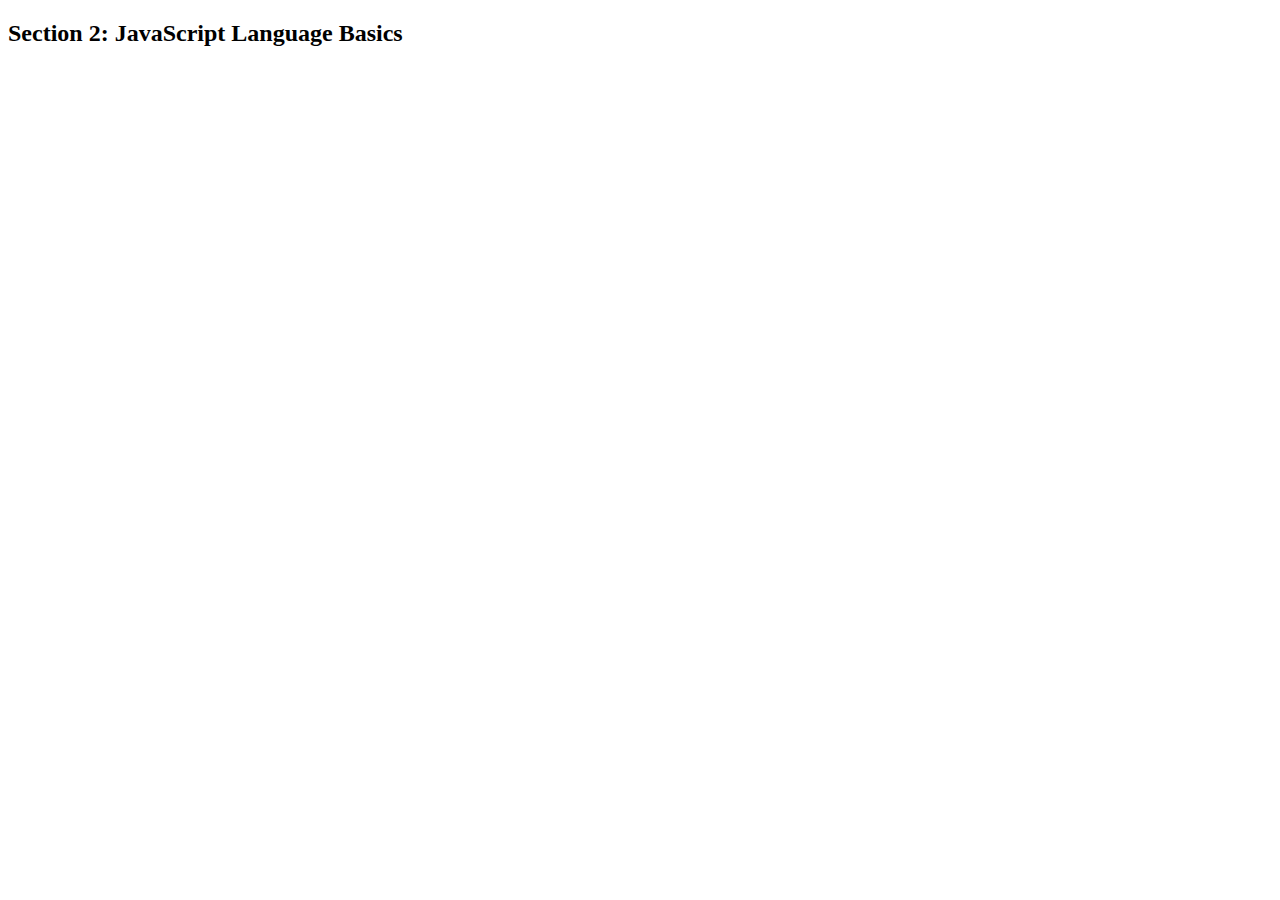
<file: Index.html>
<!DOCTYPE html>
<!--[if lt IE 7]>      <html class="no-js lt-ie9 lt-ie8 lt-ie7"> <![endif]-->
<!--[if IE 7]>         <html class="no-js lt-ie9 lt-ie8"> <![endif]-->
<!--[if IE 8]>         <html class="no-js lt-ie9"> <![endif]-->
<!--[if gt IE 8]><!-->
<html class="no-js">
<!--<![endif]-->

<head>
    <meta charset="utf-8">
    <meta http-equiv="X-UA-Compatible" content="IE=edge">
    <title></title>
    <meta name="description" content="">
    <meta name="viewport" content="width=device-width, initial-scale=1">
    <link rel="stylesheet" href="">
</head>

<body>
    <!--[if lt IE 7]>
            <p class="browsehappy">You are using an <strong>outdated</strong> browser. Please <a href="#">upgrade your browser</a> to improve your experience.</p>
        <![endif]-->

    <h2>Section 2: JavaScript Language Basics</h2>
</body>
<script src="js/script.js"></script>

</html>
</file>
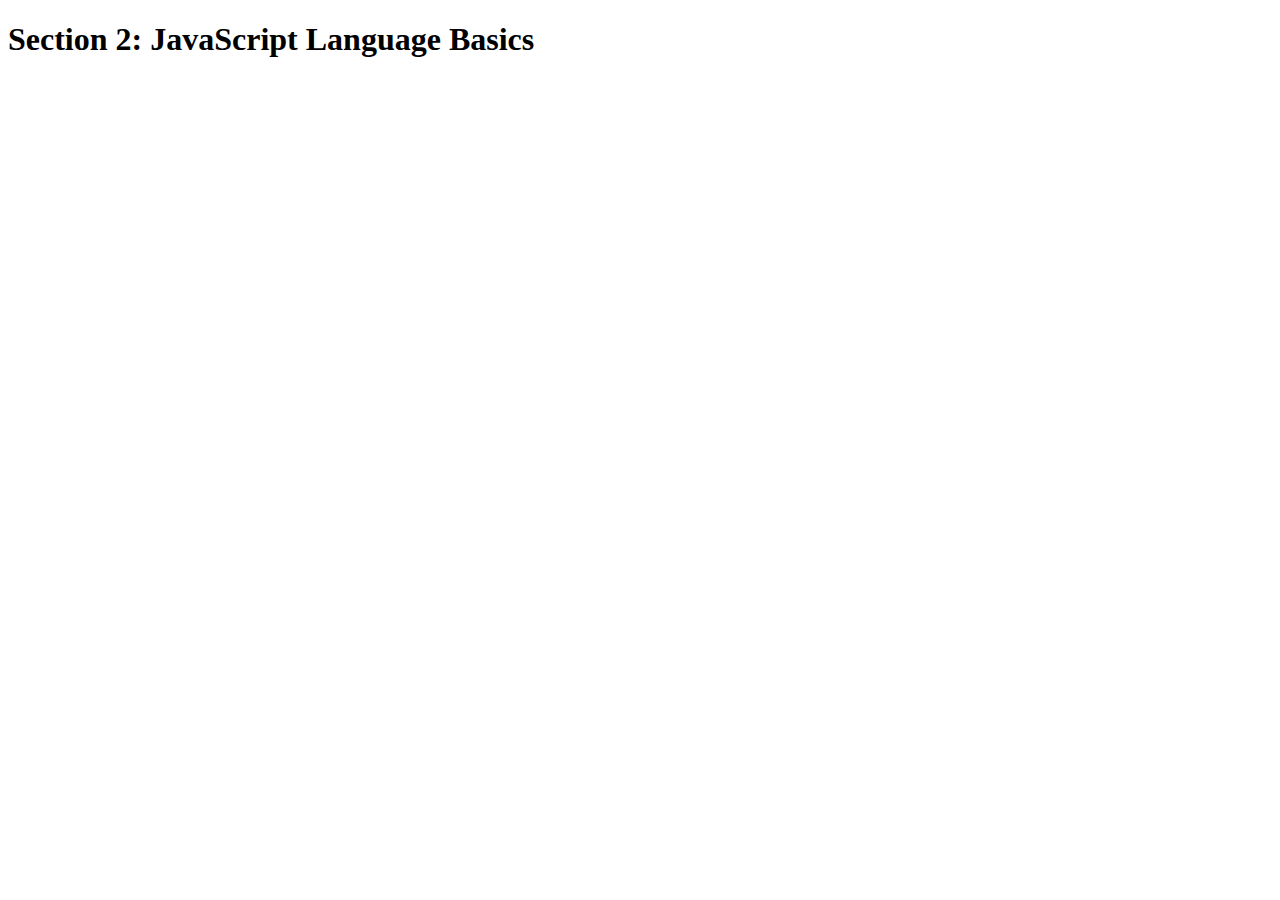
<file: src/complete-javascript-course-master/complete-javascript-course-master/2-JS-basics/final/index.html>
<!DOCTYPE html>
<html lang="en">
    <head>
        <meta charset="UTF-8">
        <title>Section 2: JavaScript Language Basics</title>
    </head>

    <body>
        <h1>Section 2: JavaScript Language Basics</h1>
    </body>
    
    <script src="script.js"></script>
</html>
</file>
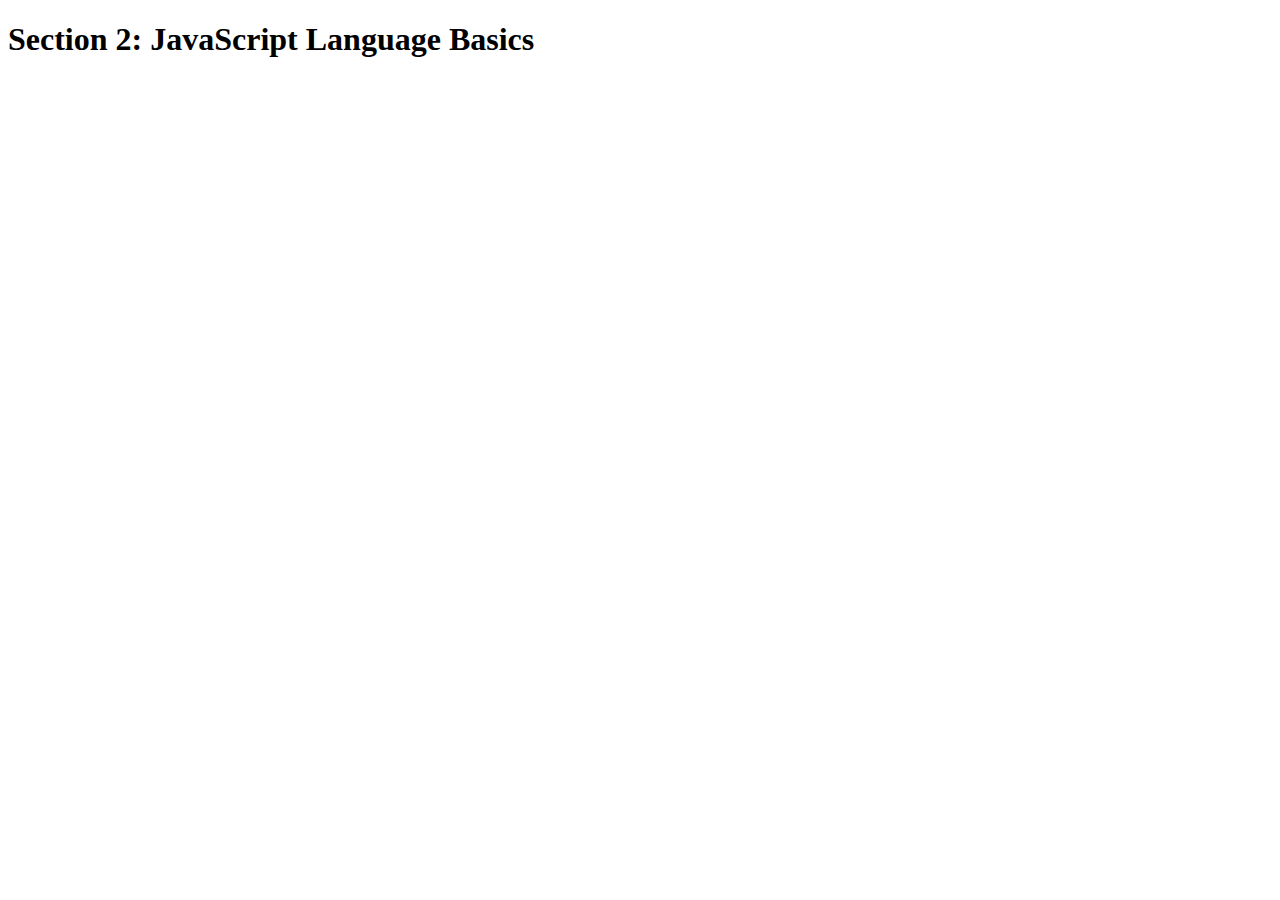
<file: src/complete-javascript-course-master/complete-javascript-course-master/2-JS-basics/starter/index.html>
<!DOCTYPE html>
<html lang="en">
    <head>
        <meta charset="UTF-8">
        <title>Section 2: JavaScript Language Basics</title>
    </head>

    <body>
        <h1>Section 2: JavaScript Language Basics</h1>
    </body>
</html>
</file>
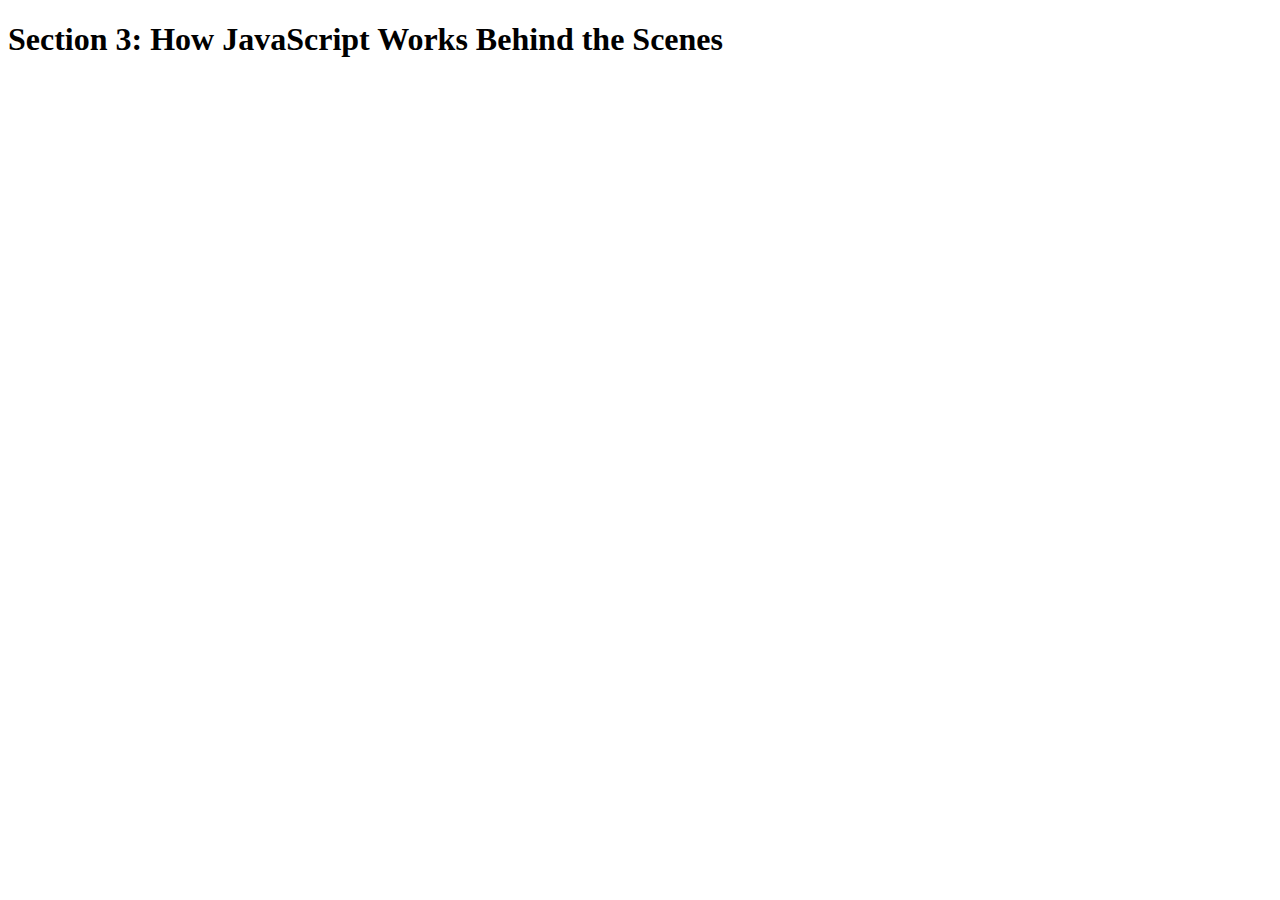
<file: src/complete-javascript-course-master/complete-javascript-course-master/3-how-JS-works/final/index.html>
<!DOCTYPE html>
<html lang="en">
    <head>
        <meta charset="UTF-8">
        <title>Section 3: How JavaScript Works Behind the Scenes</title>
    </head>

    <body>
        <h1>Section 3: How JavaScript Works Behind the Scenes</h1>
        <script src="script.js"></script>
    </body>
</html>
</file>
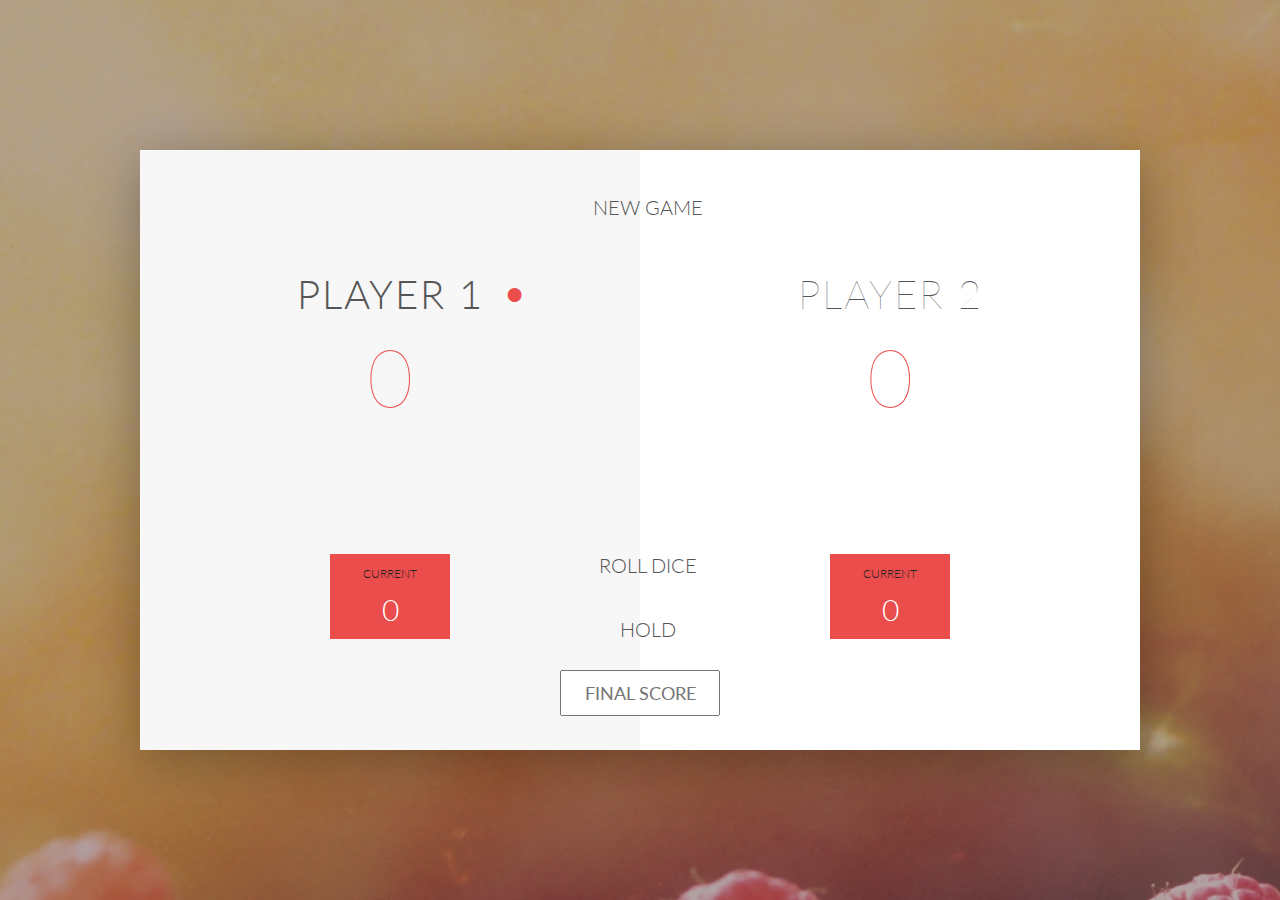
<file: src/complete-javascript-course-master/complete-javascript-course-master/4-DOM-pig-game/final/index.html>
<!DOCTYPE html>
<html lang="en">
    <head>
        <meta charset="UTF-8">
        <link href="https://fonts.googleapis.com/css?family=Lato:100,300,600" rel="stylesheet" type="text/css">
        <link href="http://code.ionicframework.com/ionicons/2.0.1/css/ionicons.min.css" rel="stylesheet" type="text/css">
        <link type="text/css" rel="stylesheet" href="style.css">
        
        <title>Pig Game</title>
    </head>

    <body>
        <div class="wrapper clearfix">
            <div class="player-0-panel active">
                <div class="player-name" id="name-0">Player 1</div>
                <div class="player-score" id="score-0">43</div>
                <div class="player-current-box">
                    <div class="player-current-label">Current</div>
                    <div class="player-current-score" id="current-0">11</div>
                </div>
            </div>
            
            <div class="player-1-panel">
                <div class="player-name" id="name-1">Player 2</div>
                <div class="player-score" id="score-1">72</div>
                <div class="player-current-box">
                    <div class="player-current-label">Current</div>
                    <div class="player-current-score" id="current-1">0</div>
                </div>
            </div>
            
            <button class="btn-new"><i class="ion-ios-plus-outline"></i>New game</button>
            <button class="btn-roll"><i class="ion-ios-loop"></i>Roll dice</button>
            <button class="btn-hold"><i class="ion-ios-download-outline"></i>Hold</button>
            
            <input type="text" placeholder="Final score" class="final-score">
            
            <img src="dice-5.png" alt="Dice" class="dice" id="dice-1">
            <img src="dice-5.png" alt="Dice" class="dice" id="dice-2">
        </div>
        
        <!--<script src="app.js"></script>-->
        <script src="challenges.js"></script>
    </body>
</html>
</file>
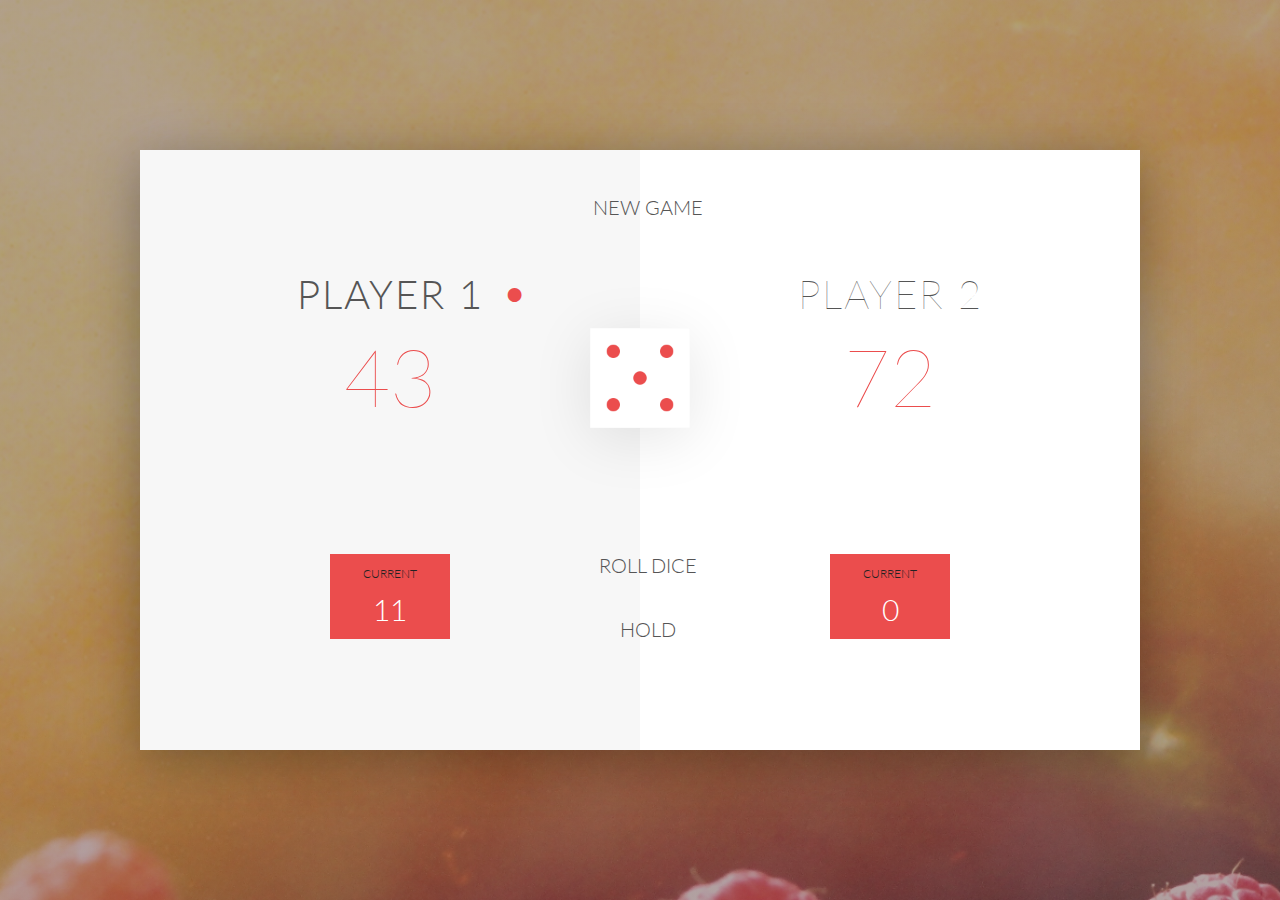
<file: src/complete-javascript-course-master/complete-javascript-course-master/4-DOM-pig-game/starter/index.html>
<!DOCTYPE html>
<html lang="en">
    <head>
        <meta charset="UTF-8">
        <link href="https://fonts.googleapis.com/css?family=Lato:100,300,600" rel="stylesheet" type="text/css">
        <link href="http://code.ionicframework.com/ionicons/2.0.1/css/ionicons.min.css" rel="stylesheet" type="text/css">
        <link type="text/css" rel="stylesheet" href="style.css">
        
        <title>Pig Game</title>
    </head>

    <body>
        <div class="wrapper clearfix">
            <div class="player-0-panel active">
                <div class="player-name" id="name-0">Player 1</div>
                <div class="player-score" id="score-0">43</div>
                <div class="player-current-box">
                    <div class="player-current-label">Current</div>
                    <div class="player-current-score" id="current-0">11</div>
                </div>
            </div>
            
            <div class="player-1-panel">
                <div class="player-name" id="name-1">Player 2</div>
                <div class="player-score" id="score-1">72</div>
                <div class="player-current-box">
                    <div class="player-current-label">Current</div>
                    <div class="player-current-score" id="current-1">0</div>
                </div>
            </div>
            
            <button class="btn-new"><i class="ion-ios-plus-outline"></i>New game</button>
            <button class="btn-roll"><i class="ion-ios-loop"></i>Roll dice</button>
            <button class="btn-hold"><i class="ion-ios-download-outline"></i>Hold</button>
            
            <img src="dice-5.png" alt="Dice" class="dice">
        </div>
        
        <script src="app.js"></script>
    </body>
</html>
</file>
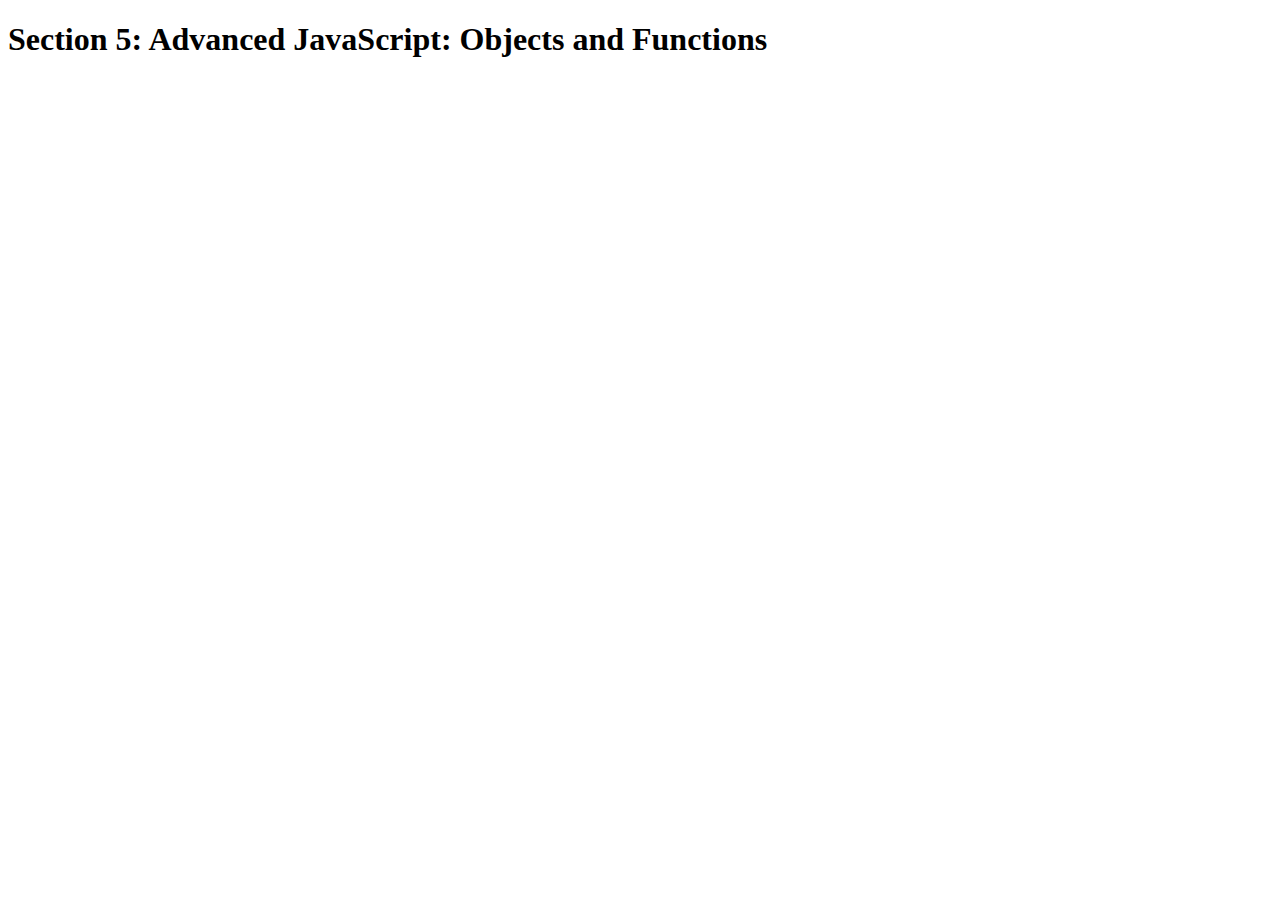
<file: src/complete-javascript-course-master/complete-javascript-course-master/5-advanced-JS/final/index.html>
<!DOCTYPE html>
<html lang="en">
    <head>
        <meta charset="UTF-8">
        <title>Section 5: Advanced JavaScript: Objects and Functions</title>
    </head>

    <body>
        <h1>Section 5: Advanced JavaScript: Objects and Functions</h1>
        <script src="script.js"></script>
    </body>
</html>
</file>
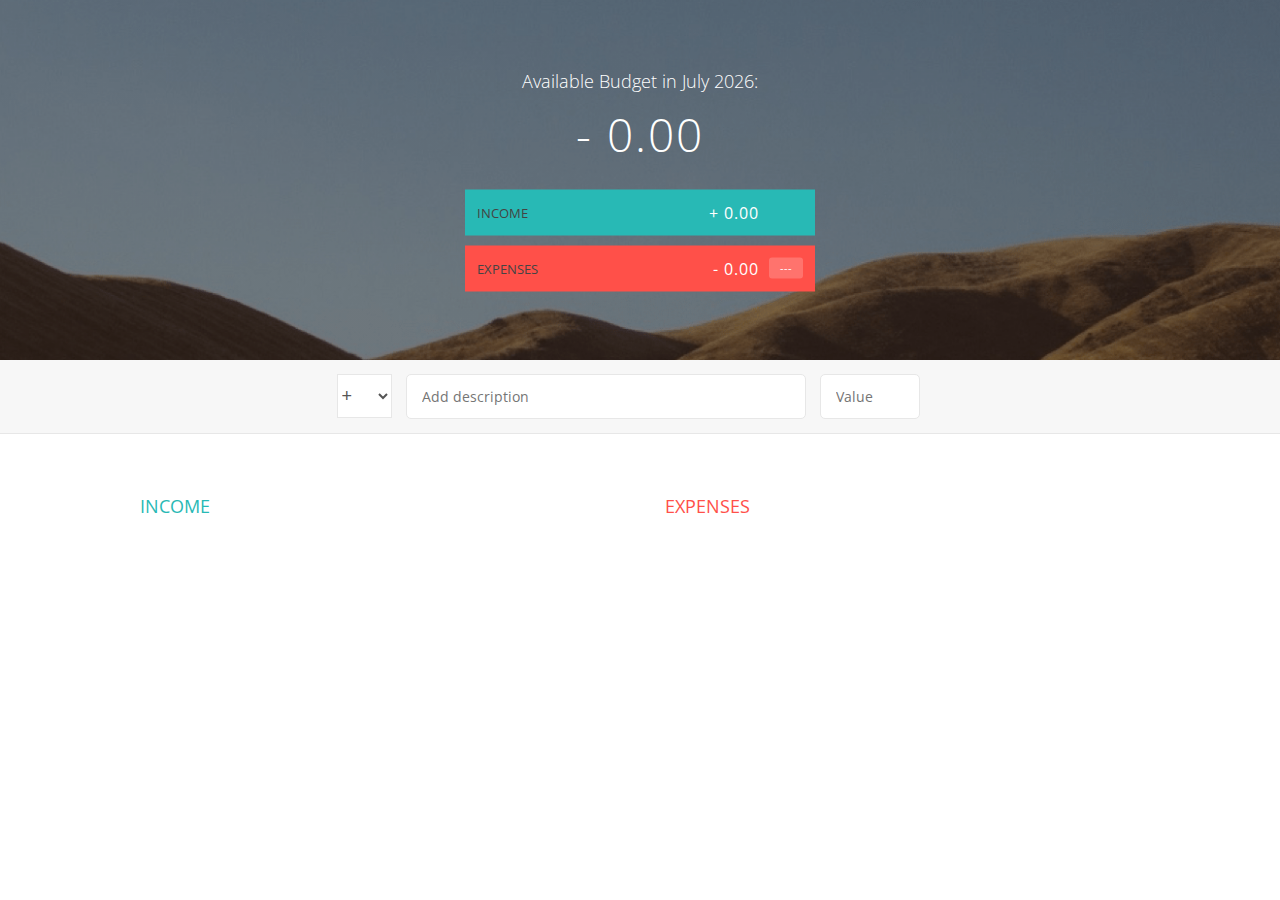
<file: src/complete-javascript-course-master/complete-javascript-course-master/6-budgety/final/index.html>
<!DOCTYPE html>
<html lang="en">
    <head>
        <meta charset="UTF-8">
        <link href="https://fonts.googleapis.com/css?family=Open+Sans:100,300,400,600" rel="stylesheet" type="text/css">
        <link href="http://code.ionicframework.com/ionicons/2.0.1/css/ionicons.min.css" rel="stylesheet" type="text/css">
        <link type="text/css" rel="stylesheet" href="style.css">
        <title>Budgety</title>
    </head>
    <body>
        
        <div class="top">
            <div class="budget">
                <div class="budget__title">
                    Available Budget in <span class="budget__title--month">%Month%</span>:
                </div>
                
                <div class="budget__value">+ 2,345.64</div>
                
                <div class="budget__income clearfix">
                    <div class="budget__income--text">Income</div>
                    <div class="right">
                        <div class="budget__income--value">+ 4,300.00</div>
                        <div class="budget__income--percentage">&nbsp;</div>
                    </div>
                </div>
                
                <div class="budget__expenses clearfix">
                    <div class="budget__expenses--text">Expenses</div>
                    <div class="right clearfix">
                        <div class="budget__expenses--value">- 1,954.36</div>
                        <div class="budget__expenses--percentage">45%</div>
                    </div>
                </div>
            </div>
        </div>
        
        
        
        <div class="bottom">
            <div class="add">
                <div class="add__container">
                    <select class="add__type">
                        <option value="inc" selected>+</option>
                        <option value="exp">-</option>
                    </select>
                    <input type="text" class="add__description" placeholder="Add description">
                    <input type="number" class="add__value" placeholder="Value">
                    <button class="add__btn"><i class="ion-ios-checkmark-outline"></i></button>
                </div>
            </div>
            
            <div class="container clearfix">
                <div class="income">
                    <h2 class="icome__title">Income</h2>
                    
                    <div class="income__list">
                       
                        <!--
                        <div class="item clearfix" id="income-0">
                            <div class="item__description">Salary</div>
                            <div class="right clearfix">
                                <div class="item__value">+ 2,100.00</div>
                                <div class="item__delete">
                                    <button class="item__delete--btn">
                                        <i class="ion-ios-close-outline"></i>
                                    </button>
                                </div>
                            </div>
                        </div>
                        
                        <div class="item clearfix" id="income-1">
                            <div class="item__description">Sold car</div>
                            <div class="right clearfix">
                                <div class="item__value">+ 1,500.00</div>
                                <div class="item__delete">
                                    <button class="item__delete--btn"><i class="ion-ios-close-outline"></i></button>
                                </div>
                            </div>
                        </div>
                        -->
                        
                    </div>
                </div>
                
                
                
                <div class="expenses">
                    <h2 class="expenses__title">Expenses</h2>
                    
                    <div class="expenses__list">
                       
                        <!--
                        <div class="item clearfix" id="expense-0">
                            <div class="item__description">Apartment rent</div>
                            <div class="right clearfix">
                                <div class="item__value">- 900.00</div>
                                <div class="item__percentage">21%</div>
                                <div class="item__delete">
                                    <button class="item__delete--btn"><i class="ion-ios-close-outline"></i></button>
                                </div>
                            </div>
                        </div>

                        <div class="item clearfix" id="expense-1">
                            <div class="item__description">Grocery shopping</div>
                            <div class="right clearfix">
                                <div class="item__value">- 435.28</div>
                                <div class="item__percentage">10%</div>
                                <div class="item__delete">
                                    <button class="item__delete--btn"><i class="ion-ios-close-outline"></i></button>
                                </div>
                            </div>
                        </div>
                        -->
                        
                    </div>
                </div>
            </div>
            
            
        </div>
        
        <script src="app.js"></script>
    </body>
</html>
</file>
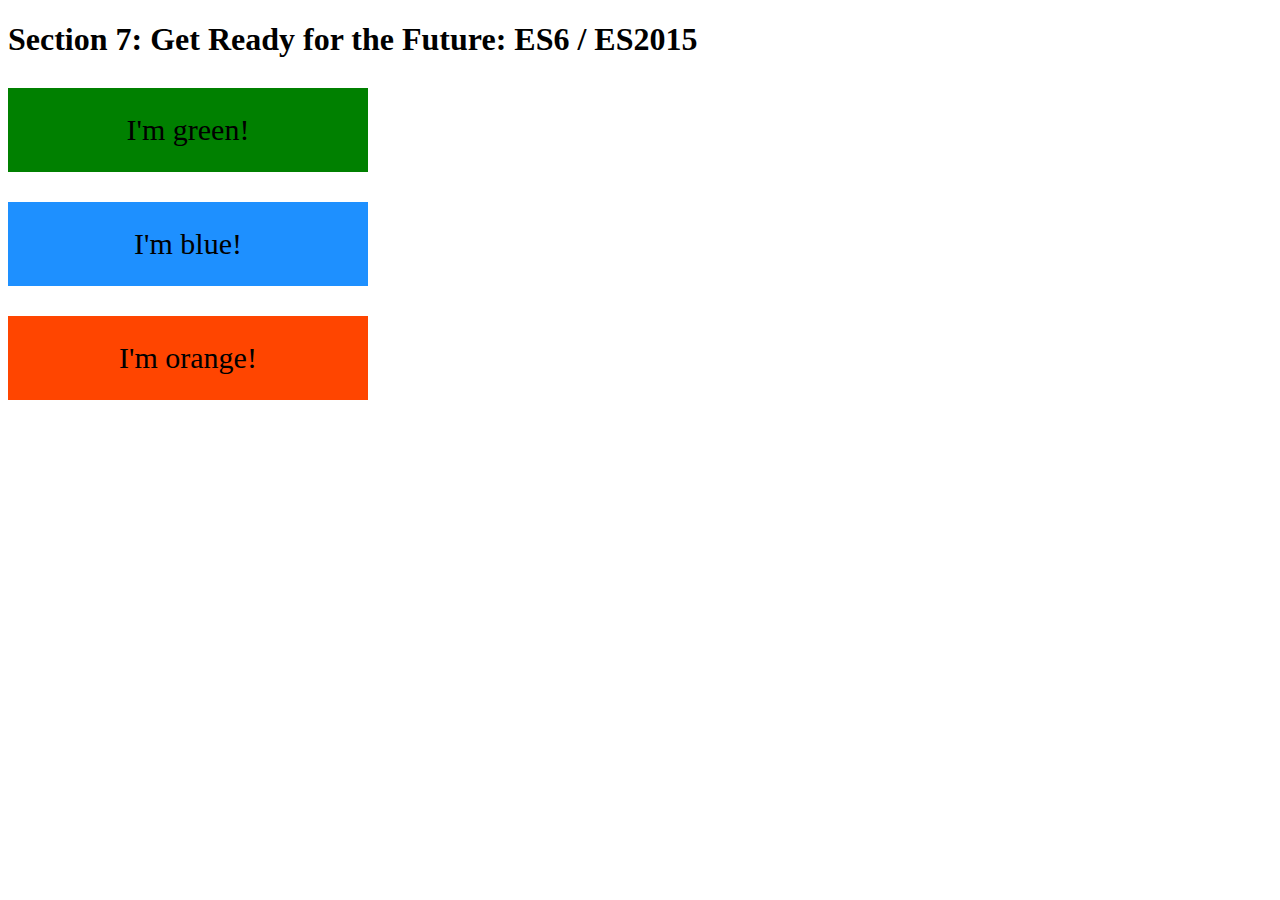
<file: src/complete-javascript-course-master/complete-javascript-course-master/7-ES6/final/index.html>
<!DOCTYPE html>
<html lang="en">
    <head>
        <meta charset="UTF-8">
        <title>Section 7: Get Ready for the Future: ES6 / ES2015</title>
        
        <style>
            .box {
                width: 200px;
                padding: 25px 80px;
                text-align: center;
                font-size: 30px;
                margin-top: 30px;
            }
            
            .green { background-color: green; }
            .blue { background-color: dodgerblue; }
            .orange { background-color: orangered; }
            
        </style>
        
    </head>

    <body>
        <h1>Section 7: Get Ready for the Future: ES6 / ES2015</h1>
        
        <div class="box green">I'm green!</div>
        <div class="box blue">I'm blue!</div>
        <div class="box orange">I'm orange!</div>
        
        <script src="polyfill.min.js"></script>
        <script src="script-transpiled.js"></script>
    </body>
</html>
</file>
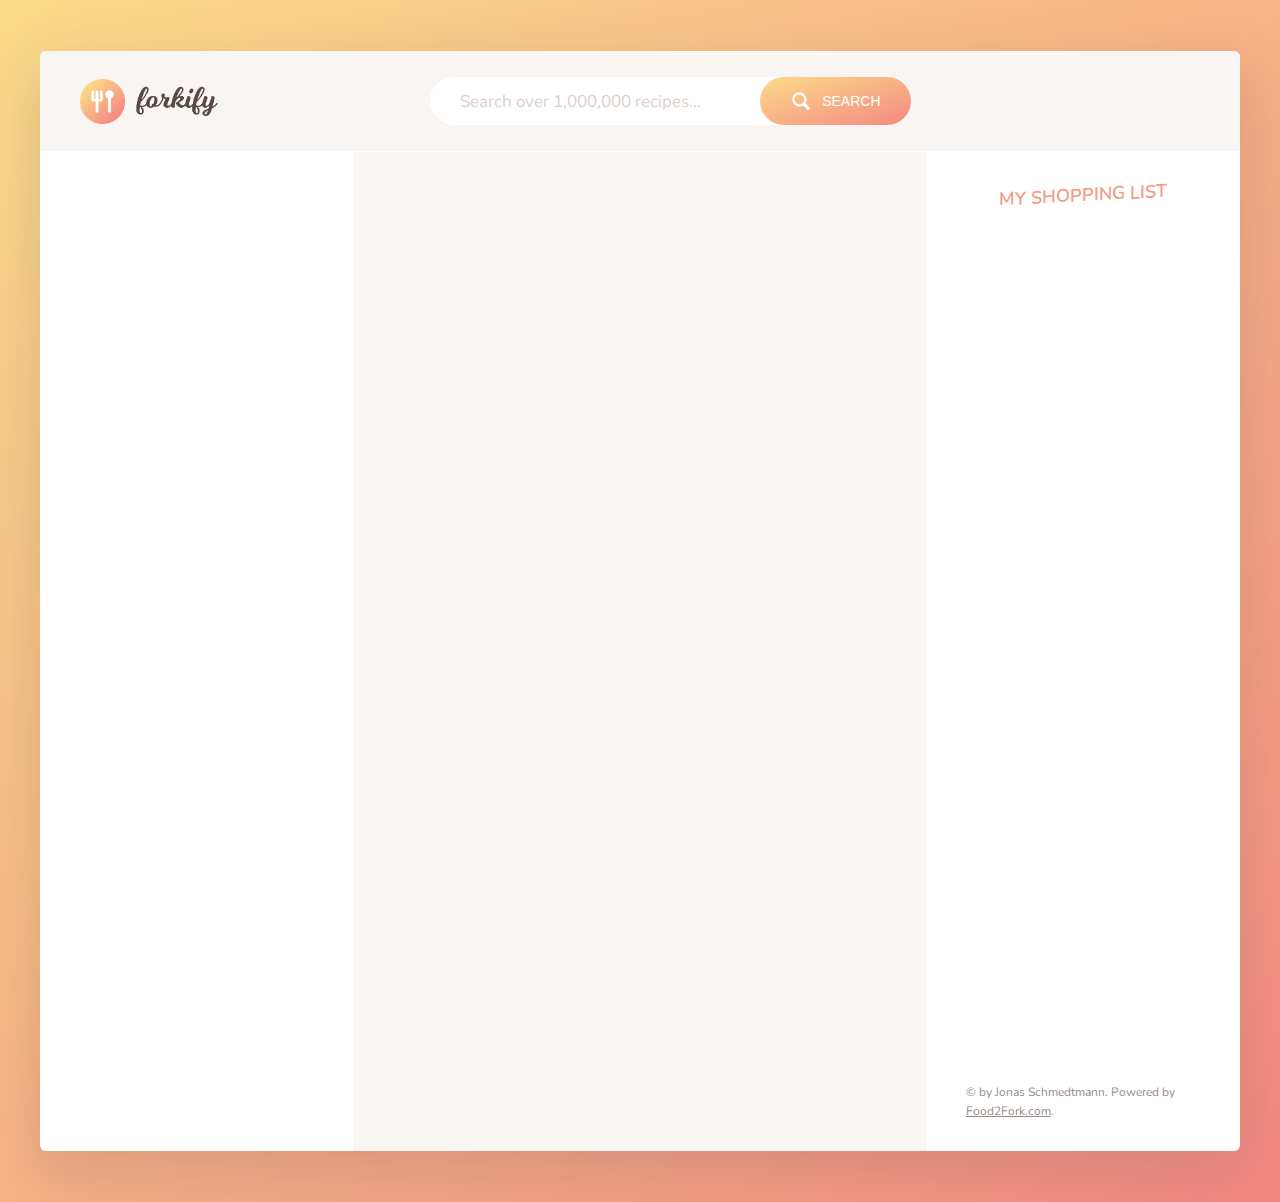
<file: src/complete-javascript-course-master/complete-javascript-course-master/9-forkify/final/dist/index.html>
<!DOCTYPE html>
<html lang="en">

<head>
    <meta charset="UTF-8">
    <meta name="viewport" content="width=device-width, initial-scale=1.0">
    <meta http-equiv="X-UA-Compatible" content="ie=edge">
    <link href="https://fonts.googleapis.com/css?family=Nunito+Sans:400,600,700" rel="stylesheet">
    <link rel="stylesheet" href="css/style.css">
    <link rel="shortcut icon" href="img/favicon.png" type="image/x-icon">
    <title>forkify // Search over 1,000,000 recipes</title>
</head>

<body>
    <div class="container">
        <header class="header">
            <img src="img/logo.png" alt="Logo" class="header__logo">
            <form class="search">
                <input type="text" class="search__field" placeholder="Search over 1,000,000 recipes...">
                <button class="btn search__btn">
                    <svg class="search__icon">
                        <use href="img/icons.svg#icon-magnifying-glass"></use>
                    </svg>
                    <span>Search</span>
                </button>
            </form>
            <div class="likes">
                <div class="likes__field">
                    <svg class="likes__icon">
                        <use href="img/icons.svg#icon-heart"></use>
                    </svg>
                </div>
                <div class="likes__panel">
                    <ul class="likes__list">
                        <!--
                        <li>
                            <a class="likes__link" href="#23456">
                                <figure class="likes__fig">
                                    <img src="img/test-1.jpg" alt="Test">
                                </figure>
                                <div class="likes__data">
                                    <h4 class="likes__name">Pasta with Tomato ...</h4>
                                    <p class="likes__author">The Pioneer Woman</p>
                                </div>
                            </a>
                        </li>
                        -->
                    </ul>
                </div>
            </div>
        </header>


        <div class="results">
            <ul class="results__list">
                <!--
                <li>
                    <a class="results__link results__link--active" href="#23456">
                        <figure class="results__fig">
                            <img src="img/test-1.jpg" alt="Test">
                        </figure>
                        <div class="results__data">
                            <h4 class="results__name">Pasta with Tomato ...</h4>
                            <p class="results__author">The Pioneer Woman</p>
                        </div>
                    </a>
                </li>

                <li>
                    <a class="results__link" href="#76767">
                        <figure class="results__fig">
                            <img src="img/test-2.jpg" alt="Test">
                        </figure>
                        <div class="results__data">
                            <h4 class="results__name">Pasta Salad with ...</h4>
                            <p class="results__author">Spicy Perspective</p>
                        </div>
                    </a>
                </li>

                <li>
                    <a class="results__link" href="#85354">
                        <figure class="results__fig">
                            <img src="img/test-3.jpg" alt="Test">
                        </figure>
                        <div class="results__data">
                            <h4 class="results__name">Homemade Tomato ...</h4>
                            <p class="results__author">All Recipes</p>
                        </div>
                    </a>
                </li>

                <li>
                    <a class="results__link" href="#43563">
                        <figure class="results__fig">
                            <img src="img/test-4.jpg" alt="Test">
                        </figure>
                        <div class="results__data">
                            <h4 class="results__name">Pasta with Tomato ...</h4>
                            <p class="results__author">The Pioneer Woman</p>
                        </div>
                    </a>
                </li>

                <li>
                    <a class="results__link" href="#2256665">
                        <figure class="results__fig">
                            <img src="img/test-5.jpg" alt="Test">
                        </figure>
                        <div class="results__data">
                            <h4 class="results__name">Greek Pasta with ...</h4>
                            <p class="results__author">Chow</p>
                        </div>
                    </a>
                </li>

                <li>
                    <a class="results__link" href="#7567567">
                        <figure class="results__fig">
                            <img src="img/test-9.jpg" alt="Test">
                        </figure>
                        <div class="results__data">
                            <h4 class="results__name">Cherry tomato, kale ...</h4>
                            <p class="results__author">BBC Good Food</p>
                        </div>
                    </a>
                </li>

                <li>
                    <a class="results__link" href="#5676577">
                        <figure class="results__fig">
                            <img src="img/test-7.jpg" alt="Test">
                        </figure>
                        <div class="results__data">
                            <h4 class="results__name">Pasta with Fresh ...</h4>
                            <p class="results__author">Chow</p>
                        </div>
                    </a>
                </li>

                <li>
                    <a class="results__link" href="#98798">
                        <figure class="results__fig">
                            <img src="img/test-8.jpg" alt="Test">
                        </figure>
                        <div class="results__data">
                            <h4 class="results__name">Buttery Tomato Pasta ...</h4>
                            <p class="results__author">Simply Recipes</p>
                        </div>
                    </a>
                </li>
                <li>
                    <a class="results__link" href="#5464646456">
                        <figure class="results__fig">
                            <img src="img/test-10.jpg" alt="Test">
                        </figure>
                        <div class="results__data">
                            <h4 class="results__name">Pesto Pasta Salad ...</h4>
                            <p class="results__author">Eats Well With Others</p>
                        </div>
                    </a>
                </li>

                <li>
                    <a class="results__link" href="#345345435">
                        <figure class="results__fig">
                            <img src="img/test-6.jpg" alt="Test">
                        </figure>
                        <div class="results__data">
                            <h4 class="results__name">Pasta with Roasted ...</h4>
                            <p class="results__author">Two Peas and Their Pod</p>
                        </div>
                    </a>
                </li>
                -->
            </ul>

            <div class="results__pages">
                <!--
                <button class="btn-inline results__btn--prev">
                    <svg class="search__icon">
                        <use href="img/icons.svg#icon-triangle-left"></use>
                    </svg>
                    <span>Page 1</span>
                </button>
                <button class="btn-inline results__btn--next">
                    <span>Page 3</span>
                    <svg class="search__icon">
                        <use href="img/icons.svg#icon-triangle-right"></use>
                    </svg>
                </button>
                -->
            </div>
        </div>



        <div class="recipe">

            <!--
            <figure class="recipe__fig">
                <img src="img/test-1.jpg" alt="Tomato" class="recipe__img">
                <h1 class="recipe__title">
                    <span>Pasta with tomato cream sauce</span>
                </h1>
            </figure>
            <div class="recipe__details">
                <div class="recipe__info">
                    <svg class="recipe__info-icon">
                        <use href="img/icons.svg#icon-stopwatch"></use>
                    </svg>
                    <span class="recipe__info-data recipe__info-data--minutes">45</span>
                    <span class="recipe__info-text"> minutes</span>
                </div>
                <div class="recipe__info">
                    <svg class="recipe__info-icon">
                        <use href="img/icons.svg#icon-man"></use>
                    </svg>
                    <span class="recipe__info-data recipe__info-data--people">4</span>
                    <span class="recipe__info-text"> servings</span>

                    <div class="recipe__info-buttons">
                        <button class="btn-tiny">
                            <svg>
                                <use href="img/icons.svg#icon-circle-with-minus"></use>
                            </svg>
                        </button>
                        <button class="btn-tiny">
                            <svg>
                                <use href="img/icons.svg#icon-circle-with-plus"></use>
                            </svg>
                        </button>
                    </div>

                </div>
                <button class="recipe__love">
                    <svg class="header__likes">
                        <use href="img/icons.svg#icon-heart-outlined"></use>
                    </svg>
                </button>
            </div>



            <div class="recipe__ingredients">
                <ul class="recipe__ingredient-list">
                    <li class="recipe__item">
                        <svg class="recipe__icon">
                            <use href="img/icons.svg#icon-check"></use>
                        </svg>
                        <div class="recipe__count">1000</div>
                        <div class="recipe__ingredient">
                            <span class="recipe__unit">g</span>
                            pasta
                        </div>
                    </li>

                    <li class="recipe__item">
                        <svg class="recipe__icon">
                            <use href="img/icons.svg#icon-check"></use>
                        </svg>
                        <div class="recipe__count">1/2</div>
                        <div class="recipe__ingredient">
                            <span class="recipe__unit">cup</span>
                            ricotta cheese
                        </div>
                    </li>

                    <li class="recipe__item">
                        <svg class="recipe__icon">
                            <use href="img/icons.svg#icon-check"></use>
                        </svg>
                        <div class="recipe__count">1</div>
                        <div class="recipe__ingredient">
                            <span class="recipe__unit"></span>
                            can of tomatoes, whole or crushed
                        </div>
                    </li>


                    <li class="recipe__item">
                        <svg class="recipe__icon">
                            <use href="img/icons.svg#icon-check"></use>
                        </svg>
                        <div class="recipe__count">1</div>
                        <div class="recipe__ingredient">
                            <span class="recipe__unit"></span>
                            can tuna packed in olive oil
                        </div>
                    </li>

                    <li class="recipe__item">
                        <svg class="recipe__icon">
                            <use href="img/icons.svg#icon-check"></use>
                        </svg>
                        <div class="recipe__count">1/2</div>
                        <div class="recipe__ingredient">
                            <span class="recipe__unit">cup</span>
                            grated parmesan cheese
                        </div>
                    </li>

                    <li class="recipe__item">
                        <svg class="recipe__icon">
                            <use href="img/icons.svg#icon-check"></use>
                        </svg>
                        <div class="recipe__count">1/4</div>
                        <div class="recipe__ingredient">
                            <span class="recipe__unit">cup</span>
                            fresh basil, chopped or torn
                        </div>
                    </li>
                </ul>

                <button class="btn-small recipe__btn">
                    <svg class="search__icon">
                        <use href="img/icons.svg#icon-shopping-cart"></use>
                    </svg>
                    <span>Add to shopping list</span>
                </button>
            </div>

            <div class="recipe__directions">
                <h2 class="heading-2">How to cook it</h2>
                <p class="recipe__directions-text">
                    This recipe was carefully designed and tested by
                    <span class="recipe__by">The Pioneer Woman</span>. Please check out directions at their website.
                </p>
                <a class="btn-small recipe__btn" href="http://thepioneerwoman.com/cooking/pasta-with-tomato-cream-sauce/" target="_blank">
                    <span>Directions</span>
                    <svg class="search__icon">
                        <use href="img/icons.svg#icon-triangle-right"></use>
                    </svg>

                </a>
            </div>
            -->
        </div>





        <div class="shopping">
            <h2 class="heading-2">My Shopping List</h2>

            <ul class="shopping__list">

                <!--
                <li class="shopping__item">
                    <div class="shopping__count">
                        <input type="number" value="500" step="100">
                        <p>g</p>
                    </div>
                    <p class="shopping__description">Pasta</p>
                    <button class="shopping__delete btn-tiny">
                        <svg>
                            <use href="img/icons.svg#icon-circle-with-cross"></use>
                        </svg>
                    </button>
                </li>

                <li class="shopping__item">
                    <div class="shopping__count">
                        <input type="number" value="0.5" step="0.1">
                        <p>cup</p>
                    </div>
                    <p class="shopping__description">Ricotta cheese</p>
                    <button class="shopping__delete btn-tiny">
                        <svg>
                            <use href="img/icons.svg#icon-circle-with-cross"></use>
                        </svg>
                    </button>
                </li>

                <li class="shopping__item">
                    <div class="shopping__count">
                        <input type="number" value="3.5" step="0.1">
                        <p>tbsp</p>
                    </div>
                    <p class="shopping__description">Toasted almond slices</p>
                    <button class="shopping__delete btn-tiny">
                        <svg>
                            <use href="img/icons.svg#icon-circle-with-cross"></use>
                        </svg>
                    </button>
                </li>

                <li class="shopping__item">
                    <div class="shopping__count">
                        <input type="number" value="0.5" step="0.1">
                        <p>tbsp</p>
                    </div>
                    <p class="shopping__description">Sea salt</p>
                    <button class="shopping__delete btn-tiny">
                        <svg>
                            <use href="img/icons.svg#icon-circle-with-cross"></use>
                        </svg>
                    </button>
                </li>

                <li class="shopping__item">
                    <div class="shopping__count">
                        <input type="number" value="0.25" step="0.1">
                        <p>cup</p>
                    </div>

                    <p class="shopping__description">Minced green onions</p>
                    <button class="shopping__delete btn-tiny">
                        <svg>
                            <use href="img/icons.svg#icon-circle-with-cross"></use>
                        </svg>
                    </button>
                </li>

                <li class="shopping__item">
                    <div class="shopping__count">
                        <input type="number" value="45" step="10">
                        <p>g</p>
                    </div>
                    <p class="shopping__description">Sesame seeds</p>
                    <button class="shopping__delete btn-tiny">
                        <svg>
                            <use href="img/icons.svg#icon-circle-with-cross"></use>
                        </svg>
                    </button>
                </li>
                -->
            </ul>

            <div class="copyright">
                &copy; by Jonas Schmedtmann. Powered by
                <a href="http://food2fork.com" target="_blank" class="link">Food2Fork.com</a>.
            </div>

        </div>
    </div>

<script type="text/javascript" src="js/bundle.js"></script></body>

</html>
</file>
<file: src/complete-javascript-course-master/complete-javascript-course-master/4-DOM-pig-game/final/style.css>
/**********************************************
*** GENERAL
**********************************************/

.final-score {
    position: absolute;
    left: 50%;
    transform: translateX(-50%);
    top: 520px;
    color: #555;
    font-size: 18px;
    font-family: 'Lato';
    text-align: center;
    padding: 10px;
    width: 160px;
    text-transform: uppercase;
}

.final-score:focus { outline: none; }

#dice-1 { top: 120px; }
#dice-2 { top: 250px; }


* {
    margin: 0;
    padding: 0;
    box-sizing: border-box;
    
}

.clearfix::after {
    content: "";
    display: table;
    clear: both;
}

body {
    background-image: linear-gradient(rgba(62, 20, 20, 0.4), rgba(62, 20, 20, 0.4)), url(back.jpg);
    background-size: cover;
    background-position: center;
    font-family: Lato;
    font-weight: 300;
    position: relative;
    height: 100vh;
    color: #555;
}

.wrapper {
    width: 1000px;
    position: absolute;
    top: 50%;
    left: 50%;
    transform: translate(-50%, -50%);
    background-color: #fff;
    box-shadow: 0px 10px 50px rgba(0, 0, 0, 0.3);
    overflow: hidden;
}

.player-0-panel,
.player-1-panel {
    width: 50%;
    float: left;
    height: 600px;
    padding: 100px;
}



/**********************************************
*** PLAYERS
**********************************************/

.player-name {
    font-size: 40px;
    text-align: center;
    text-transform: uppercase;
    letter-spacing: 2px;
    font-weight: 100;
    margin-top: 20px;
    margin-bottom: 10px;
    position: relative;
}

.player-score {
    text-align: center;
    font-size: 80px;
    font-weight: 100;
    color: #EB4D4D;
    margin-bottom: 130px;
}

.active { background-color: #f7f7f7; }
.active .player-name { font-weight: 300; }

.active .player-name::after {
    content: "\2022";
    font-size: 47px;
    position: absolute;
    color: #EB4D4D;
    top: -7px;
    right: 10px;
    
}

.player-current-box {
    background-color: #EB4D4D;
    color: #fff;
    width: 40%;
    margin: 0 auto;
    padding: 12px;
    text-align: center;
}

.player-current-label {
    text-transform: uppercase;
    margin-bottom: 10px;
    font-size: 12px;
    color: #222;
}

.player-current-score {
    font-size: 30px;
}

button {
    position: absolute;
    width: 200px;
    left: 50%;
    transform: translateX(-50%);
    color: #555;
    background: none;
    border: none;
    font-family: Lato;
    font-size: 20px;
    text-transform: uppercase;
    cursor: pointer;
    font-weight: 300;
    transition: background-color 0.3s, color 0.3s;
}

button:hover { font-weight: 600; }
button:hover i { margin-right: 20px; }

button:focus {
    outline: none;
}

i {
    color: #EB4D4D;
    display: inline-block;
    margin-right: 15px;
    font-size: 32px;
    line-height: 1;
    vertical-align: text-top;
    margin-top: -4px;
    transition: margin 0.3s;
}

.btn-new { top: 45px;}
.btn-roll { top: 403px;}
.btn-hold { top: 467px;}

.dice {
    position: absolute;
    left: 50%;
    top: 178px;
    transform: translateX(-50%);
    height: 100px;
    box-shadow: 0px 10px 60px rgba(0, 0, 0, 0.10);
}

.winner { background-color: #f7f7f7; }
.winner .player-name { font-weight: 300; color: #EB4D4D; }
</file>
<file: src/complete-javascript-course-master/complete-javascript-course-master/4-DOM-pig-game/starter/style.css>
/**********************************************
*** GENERAL
**********************************************/

* {
    margin: 0;
    padding: 0;
    box-sizing: border-box;
    
}

.clearfix::after {
    content: "";
    display: table;
    clear: both;
}

body {
    background-image: linear-gradient(rgba(62, 20, 20, 0.4), rgba(62, 20, 20, 0.4)), url(back.jpg);
    background-size: cover;
    background-position: center;
    font-family: Lato;
    font-weight: 300;
    position: relative;
    height: 100vh;
    color: #555;
}

.wrapper {
    width: 1000px;
    position: absolute;
    top: 50%;
    left: 50%;
    transform: translate(-50%, -50%);
    background-color: #fff;
    box-shadow: 0px 10px 50px rgba(0, 0, 0, 0.3);
    overflow: hidden;
}

.player-0-panel,
.player-1-panel {
    width: 50%;
    float: left;
    height: 600px;
    padding: 100px;
}



/**********************************************
*** PLAYERS
**********************************************/

.player-name {
    font-size: 40px;
    text-align: center;
    text-transform: uppercase;
    letter-spacing: 2px;
    font-weight: 100;
    margin-top: 20px;
    margin-bottom: 10px;
    position: relative;
}

.player-score {
    text-align: center;
    font-size: 80px;
    font-weight: 100;
    color: #EB4D4D;
    margin-bottom: 130px;
}

.active { background-color: #f7f7f7; }
.active .player-name { font-weight: 300; }

.active .player-name::after {
    content: "\2022";
    font-size: 47px;
    position: absolute;
    color: #EB4D4D;
    top: -7px;
    right: 10px;
    
}

.player-current-box {
    background-color: #EB4D4D;
    color: #fff;
    width: 40%;
    margin: 0 auto;
    padding: 12px;
    text-align: center;
}

.player-current-label {
    text-transform: uppercase;
    margin-bottom: 10px;
    font-size: 12px;
    color: #222;
}

.player-current-score {
    font-size: 30px;
}

button {
    position: absolute;
    width: 200px;
    left: 50%;
    transform: translateX(-50%);
    color: #555;
    background: none;
    border: none;
    font-family: Lato;
    font-size: 20px;
    text-transform: uppercase;
    cursor: pointer;
    font-weight: 300;
    transition: background-color 0.3s, color 0.3s;
}

button:hover { font-weight: 600; }
button:hover i { margin-right: 20px; }

button:focus {
    outline: none;
}

i {
    color: #EB4D4D;
    display: inline-block;
    margin-right: 15px;
    font-size: 32px;
    line-height: 1;
    vertical-align: text-top;
    margin-top: -4px;
    transition: margin 0.3s;
}

.btn-new { top: 45px;}
.btn-roll { top: 403px;}
.btn-hold { top: 467px;}

.dice {
    position: absolute;
    left: 50%;
    top: 178px;
    transform: translateX(-50%);
    height: 100px;
    box-shadow: 0px 10px 60px rgba(0, 0, 0, 0.10);
}

.winner { background-color: #f7f7f7; }
.winner .player-name { font-weight: 300; color: #EB4D4D; }
</file>
<file: src/complete-javascript-course-master/complete-javascript-course-master/6-budgety/final/style.css>
/**********************************************
*** GENERAL
**********************************************/

* {
    margin: 0;
    padding: 0;
    box-sizing: border-box;
}

.clearfix::after {
    content: "";
    display: table;
    clear: both;
}

body {
    color: #555;
    font-family: Open Sans;
    font-size: 16px;
    position: relative;
    height: 100vh;
    font-weight: 400;
}

.right { float: right; }
.red { color: #FF5049 !important; }
.red-focus:focus { border: 1px solid #FF5049 !important; }

/**********************************************
*** TOP PART
**********************************************/

.top {
    height: 40vh;
    background-image: linear-gradient(rgba(0, 0, 0, 0.35), rgba(0, 0, 0, 0.35)), url(back.png);
    background-size: cover;
    background-position: center;
    position: relative;
}

.budget {
    position: absolute;
    width: 350px;
    top: 50%;
    left: 50%;
    transform: translate(-50%, -50%);
    color: #fff;
}

.budget__title {
    font-size: 18px;
    text-align: center;
    margin-bottom: 10px;
    font-weight: 300;
}

.budget__value {
    font-weight: 300;
    font-size: 46px;
    text-align: center;
    margin-bottom: 25px;
    letter-spacing: 2px;
}

.budget__income,
.budget__expenses {
    padding: 12px;
    text-transform: uppercase;
}

.budget__income {
    margin-bottom: 10px;
    background-color: #28B9B5;
}

.budget__expenses {
    background-color: #FF5049;
}

.budget__income--text,
.budget__expenses--text {
    float: left;
    font-size: 13px;
    color: #444;
    margin-top: 2px;
}

.budget__income--value,
.budget__expenses--value {
    letter-spacing: 1px;
    float: left;
}

.budget__income--percentage,
.budget__expenses--percentage {
    float: left;
    width: 34px;
    font-size: 11px;
    padding: 3px 0;
    margin-left: 10px;
}

.budget__expenses--percentage {
    background-color: rgba(255, 255, 255, 0.2);
    text-align: center;
    border-radius: 3px;
}


/**********************************************
*** BOTTOM PART
**********************************************/

/***** FORM *****/
.add {
    padding: 14px;
    border-bottom: 1px solid #e7e7e7;
    background-color: #f7f7f7;
}

.add__container {
    margin: 0 auto;
    text-align: center;
}

.add__type {
    width: 55px;
    border: 1px solid #e7e7e7;
    height: 44px;
    font-size: 18px;
    color: inherit;
    background-color: #fff;
    margin-right: 10px;
    font-weight: 300;
    transition: border 0.3s;
}

.add__description,
.add__value {
    border: 1px solid #e7e7e7;
    background-color: #fff;
    color: inherit;
    font-family: inherit;
    font-size: 14px;
    padding: 12px 15px;
    margin-right: 10px;
    border-radius: 5px;
    transition: border 0.3s;
}

.add__description { width: 400px;}
.add__value { width: 100px;}

.add__btn {
    font-size: 35px;
    background: none;
    border: none;
    color: #28B9B5;
    cursor: pointer;
    display: inline-block;
    vertical-align: middle;
    line-height: 1.1;
    margin-left: 10px;
}

.add__btn:active { transform: translateY(2px); }

.add__type:focus,
.add__description:focus,
.add__value:focus {
    outline: none;
    border: 1px solid #28B9B5;
}

.add__btn:focus { outline: none; }

/***** LISTS *****/
.container {
    width: 1000px;
    margin: 60px auto;
}

.income {
    float: left;
    width: 475px;
    margin-right: 50px;
}

.expenses {
    float: left;
    width: 475px;
}

h2 {
    text-transform: uppercase;
    font-size: 18px;
    font-weight: 400;
    margin-bottom: 15px;
}

.icome__title { color: #28B9B5; }
.expenses__title { color: #FF5049; }

.item {
    padding: 13px;
    border-bottom: 1px solid #e7e7e7;
}

.item:first-child { border-top: 1px solid #e7e7e7; }
.item:nth-child(even) { background-color: #f7f7f7; }

.item__description {
    float: left;
}

.item__value {
    float: left;
    transition: transform 0.3s;
}

.item__percentage {
    float: left;
    margin-left: 20px;
    transition: transform 0.3s;
    font-size: 11px;
    background-color: #FFDAD9;
    padding: 3px;
    border-radius: 3px;
    width: 32px;
    text-align: center;
}

.income .item__value,
.income .item__delete--btn {
    color: #28B9B5;
}

.expenses .item__value,
.expenses .item__percentage,
.expenses .item__delete--btn {
    color: #FF5049;
}


.item__delete {
    float: left;
}

.item__delete--btn {
    font-size: 22px;
    background: none;
    border: none;
    cursor: pointer;
    display: inline-block;
    vertical-align: middle;
    line-height: 1;
    display: none;
}

.item__delete--btn:focus { outline: none; }
.item__delete--btn:active { transform: translateY(2px); }

.item:hover .item__delete--btn { display: block; }
.item:hover .item__value { transform: translateX(-20px); }
.item:hover .item__percentage { transform: translateX(-20px); }


.unpaid {
    background-color: #FFDAD9 !important;
    cursor: pointer;
    color: #FF5049;

}

.unpaid .item__percentage { box-shadow: 0 2px 6px 0 rgba(0, 0, 0, 0.1); }
.unpaid:hover .item__description { font-weight: 900; }
</file>
<file: src/complete-javascript-course-master/complete-javascript-course-master/9-forkify/final/dist/css/style.css>
* {
  margin: 0;
  padding: 0; }

*,
*::before,
*::after {
  box-sizing: inherit; }

html {
  box-sizing: border-box;
  font-size: 62.5%; }
  @media only screen and (max-width: 68.75em) {
    html {
      font-size: 50%; } }

body {
  font-family: 'Nunito Sans', sans-serif;
  font-weight: 400;
  line-height: 1.6;
  color: #655A56;
  background-image: linear-gradient(to right bottom, #FBDB89, #F48982);
  background-size: cover;
  background-repeat: no-repeat;
  min-height: calc(100vh - 2 * 4vw); }

.container {
  max-width: 120rem;
  margin: 4vw auto;
  background-color: #fff;
  border-radius: 6px;
  overflow: hidden;
  box-shadow: 0 2rem 6rem 0.5rem rgba(101, 90, 86, 0.2);
  display: grid;
  grid-template-rows: 10rem minmax(100rem, auto);
  grid-template-columns: 1.1fr 2fr 1.1fr;
  grid-template-areas: "head head head" "list recipe shopping"; }
  @media only screen and (max-width: 68.75em) {
    .container {
      width: 100%;
      margin: 0;
      border-radius: 0; } }

.btn, .btn-small, .btn-small:link, .btn-small:visited {
  background-image: linear-gradient(to right bottom, #FBDB89, #F48982);
  border-radius: 10rem;
  border: none;
  text-transform: uppercase;
  color: #fff;
  cursor: pointer;
  display: flex;
  align-items: center;
  transition: all .2s; }
  .btn:hover, .btn-small:hover {
    transform: scale(1.05); }
  .btn:focus, .btn-small:focus {
    outline: none; }
  .btn > *:first-child, .btn-small > *:first-child {
    margin-right: 1rem; }

.btn {
  padding: 1.3rem 3rem;
  font-size: 1.4rem; }
  .btn svg {
    height: 2.25rem;
    width: 2.25rem;
    fill: currentColor; }

.btn-small, .btn-small:link, .btn-small:visited {
  font-size: 1.3rem;
  padding: 1rem 1.75rem;
  text-decoration: none; }
  .btn-small svg, .btn-small:link svg, .btn-small:visited svg {
    height: 1.5rem;
    width: 1.5rem;
    fill: currentColor; }

.btn-inline {
  color: #F59A83;
  font-size: 1.2rem;
  border: none;
  background-color: #F9F5F3;
  padding: .8rem 1.2rem;
  border-radius: 10rem;
  cursor: pointer;
  display: flex;
  align-items: center;
  transition: all .2s; }
  .btn-inline svg {
    height: 1.5rem;
    width: 1.5rem;
    fill: currentColor;
    margin: 0 .2rem; }
  .btn-inline span {
    margin: 0 .4rem; }
  .btn-inline:hover {
    color: #F48982;
    background-color: #F2EFEE; }
  .btn-inline:focus {
    outline: none; }

.btn-tiny {
  height: 1.75rem;
  width: 1.75rem;
  border: none;
  background: none;
  cursor: pointer; }
  .btn-tiny svg {
    height: 100%;
    width: 100%;
    fill: #F59A83;
    transition: all .3s; }
  .btn-tiny:focus {
    outline: none; }
  .btn-tiny:hover svg {
    fill: #F48982;
    transform: translateY(-1px); }
  .btn-tiny:active svg {
    fill: #F48982;
    transform: translateY(0); }
  .btn-tiny:not(:last-child) {
    margin-right: .3rem; }

.heading-2 {
  font-size: 1.8rem;
  font-weight: 600;
  color: #F59A83;
  text-transform: uppercase;
  margin-bottom: 2.5rem;
  text-align: center;
  transform: skewY(-3deg); }

.copyright {
  color: #968B87;
  font-size: 1.2rem;
  margin-top: auto; }

.link:link,
.link:visited {
  color: #968B87; }

.loader {
  margin: 5rem auto;
  text-align: center; }
  .loader svg {
    height: 5.5rem;
    width: 5.5rem;
    fill: #F59A83;
    transform-origin: 44% 50%;
    animation: rotate 1.5s infinite linear; }

@keyframes rotate {
  0% {
    transform: rotate(0); }
  100% {
    transform: rotate(360deg); } }

.header {
  grid-area: head;
  background-color: #F9F5F3;
  display: flex;
  align-items: center;
  justify-content: space-between; }
  .header__logo {
    margin-left: 4rem;
    height: 4.5rem;
    display: block; }

.search {
  background-color: #fff;
  border-radius: 10rem;
  display: flex;
  align-items: center;
  padding-left: 3rem;
  transition: all .3s; }
  .search:focus-within {
    transform: translateY(-2px);
    box-shadow: 0 0.7rem 3rem rgba(101, 90, 86, 0.08); }
  .search__field {
    border: none;
    background: none;
    font-family: inherit;
    color: inherit;
    font-size: 1.7rem;
    width: 30rem; }
    .search__field:focus {
      outline: none; }
    .search__field::placeholder {
      color: #DAD0CC; }

.likes {
  position: relative;
  align-self: stretch;
  padding: 0 !important; }
  .likes__field {
    cursor: pointer;
    padding: 0 4rem;
    display: flex;
    align-items: center;
    height: 100%;
    transition: all .3s; }
    .likes__field:hover {
      background-color: #F2EFEE; }
  .likes__panel:hover,
  .likes__field:hover + .likes__panel {
    visibility: visible;
    opacity: 1; }
  .likes__icon {
    fill: #F59A83;
    height: 3.75rem;
    width: 3.75rem; }
  .likes__panel {
    position: absolute;
    right: 0;
    top: 10rem;
    z-index: 10;
    padding: 2rem 0;
    width: 34rem;
    background-color: #fff;
    box-shadow: 0 0.8rem 5rem 2rem rgba(101, 90, 86, 0.1);
    visibility: hidden;
    opacity: 0;
    transition: all .5s .2s; }

.results,
.likes {
  padding: 3rem 0; }
  .results__list,
  .likes__list {
    list-style: none; }
  .results__link:link, .results__link:visited,
  .likes__link:link,
  .likes__link:visited {
    display: flex;
    align-items: center;
    padding: 1.5rem 3rem;
    transition: all .3s;
    border-right: 1px solid #fff;
    text-decoration: none; }
  .results__link:hover,
  .likes__link:hover {
    background-color: #F9F5F3;
    transform: translateY(-2px); }
  .results__link--active,
  .likes__link--active {
    background-color: #F9F5F3; }
  .results__fig,
  .likes__fig {
    flex: 0 0 5.5rem;
    border-radius: 50%;
    overflow: hidden;
    height: 5.5rem;
    margin-right: 2rem;
    position: relative;
    backface-visibility: hidden; }
    .results__fig::before,
    .likes__fig::before {
      content: '';
      display: block;
      height: 100%;
      width: 100%;
      position: absolute;
      top: 0;
      left: 0;
      background-image: linear-gradient(to right bottom, #FBDB89, #F48982);
      opacity: .4; }
    .results__fig img,
    .likes__fig img {
      display: block;
      width: 100%;
      height: 100%;
      object-fit: cover;
      transition: all .3s; }
  .results__name,
  .likes__name {
    font-size: 1.3rem;
    color: #F59A83;
    text-transform: uppercase;
    font-weight: 600;
    margin-bottom: .3rem; }
  .results__author,
  .likes__author {
    font-size: 1.1rem;
    color: #968B87;
    text-transform: uppercase;
    font-weight: 600; }
  .results__pages,
  .likes__pages {
    margin-top: 3rem;
    padding: 0 3rem; }
    .results__pages::after,
    .likes__pages::after {
      content: "";
      display: table;
      clear: both; }
  .results__btn--prev,
  .likes__btn--prev {
    float: left;
    flex-direction: row-reverse; }
  .results__btn--next,
  .likes__btn--next {
    float: right; }

.recipe {
  background-color: #F9F5F3;
  border-top: 1px solid #fff; }
  .recipe__fig {
    height: 30rem;
    position: relative;
    transform: scale(1.04) translateY(-1px);
    transform-origin: top; }
    .recipe__fig::before {
      content: '';
      display: block;
      height: 100%;
      width: 100%;
      position: absolute;
      top: 0;
      left: 0;
      background-image: linear-gradient(to right bottom, #FBDB89, #F48982);
      opacity: .6; }
  .recipe__img {
    width: 100%;
    display: block;
    height: 100%;
    object-fit: cover; }
  .recipe__title {
    position: absolute;
    bottom: 0;
    left: 50%;
    transform: translate(-50%, 20%) skewY(-6deg);
    color: #fff;
    font-weight: 700;
    font-size: 2.75rem;
    text-transform: uppercase;
    width: 70%;
    line-height: 1.95;
    text-align: center; }
    .recipe__title span {
      -webkit-box-decoration-break: clone;
      box-decoration-break: clone;
      padding: 1.3rem 2rem;
      background-image: linear-gradient(to right bottom, #FBDB89, #F48982); }
  .recipe__details {
    display: flex;
    align-items: center;
    padding: 8rem 3rem 3rem 3rem; }
  .recipe__info {
    font-size: 1.5rem;
    text-transform: uppercase;
    display: flex;
    align-items: center; }
    .recipe__info:not(:last-child) {
      margin-right: 4rem; }
  .recipe__info-icon {
    height: 2rem;
    width: 2rem;
    fill: #F59A83;
    margin-right: 1rem; }
  .recipe__info-data {
    margin-right: .4rem;
    font-weight: 600; }
  .recipe__info-buttons {
    display: flex;
    margin-left: 1.5rem;
    visibility: hidden;
    opacity: 0;
    transform: translateY(5px);
    transition: all .4s; }
  .recipe:hover .recipe__info-buttons {
    visibility: visible;
    opacity: 1;
    transform: translateY(0); }
  .recipe__love {
    background-image: linear-gradient(to right bottom, #FBDB89, #F48982);
    border-radius: 50%;
    border: none;
    cursor: pointer;
    height: 4.5rem;
    width: 4.5rem;
    margin-left: auto;
    transition: all .2s;
    display: flex;
    align-items: center;
    justify-content: center; }
    .recipe__love:hover {
      transform: scale(1.07); }
    .recipe__love:focus {
      outline: none; }
    .recipe__love svg {
      height: 2.75rem;
      width: 2.75rem;
      fill: #fff; }
  .recipe__ingredients {
    padding: 4rem 5rem;
    font-size: 1.5rem;
    line-height: 1.4;
    background-color: #F2EFEE;
    display: flex;
    flex-direction: column;
    align-items: center; }
  .recipe__ingredient-list {
    display: grid;
    grid-template-columns: 1fr 1fr;
    grid-column-gap: 1.5rem;
    grid-row-gap: 2.5rem;
    list-style: none;
    margin-bottom: 3rem; }
  .recipe__item {
    display: flex; }
  .recipe__icon {
    height: 1.8rem;
    width: 1.8rem;
    fill: #F59A83;
    border: 1px solid #F59A83;
    border-radius: 50%;
    padding: 2px;
    margin-right: 1rem;
    flex: 0 0 auto;
    margin-top: .1rem; }
  .recipe__count {
    margin-right: .5rem;
    flex: 0 0 auto; }
  .recipe__directions {
    padding: 4rem;
    padding-bottom: 5rem;
    display: flex;
    flex-direction: column;
    align-items: center; }
  .recipe__directions-text {
    font-size: 1.5rem;
    text-align: center;
    width: 90%;
    margin-bottom: 3rem;
    color: #968B87; }
  .recipe__by {
    font-weight: 700; }

.shopping {
  padding: 3rem 4rem;
  display: flex;
  flex-direction: column; }
  .shopping__list {
    list-style: none;
    max-height: 77rem;
    overflow: scroll; }
  .shopping__item {
    display: flex;
    align-items: flex-start;
    padding: 1.3rem 0;
    border-bottom: 1px solid #F2EFEE;
    position: relative; }
  .shopping__count {
    flex: 0 0 7.5rem;
    padding: .4rem .5rem;
    border: 1px solid #F2EFEE;
    border-radius: 3px;
    margin-right: 2rem;
    cursor: pointer;
    display: flex;
    justify-content: space-between; }
    .shopping__count input {
      color: inherit;
      font-family: inherit;
      font-size: 1.2rem;
      text-align: center;
      border: none;
      width: 3.7rem;
      border-radius: 3px; }
      .shopping__count input:focus {
        outline: none;
        background-color: #F2EFEE; }
    .shopping__count p {
      font-size: 1.2rem; }
  .shopping__description {
    flex: 1;
    font-size: 1.3rem;
    margin-top: .4rem;
    margin-right: 1.5rem; }
  .shopping__delete {
    margin-top: .5rem;
    position: absolute;
    right: 0;
    background-image: linear-gradient(to right, transparent 0%, #fff 40%, #fff 100%);
    width: 3.75rem;
    padding-left: 2rem;
    visibility: hidden;
    opacity: 0;
    transition: all .5s; }
  .shopping__item:hover .shopping__delete {
    opacity: 1;
    visibility: visible; }
</file>
